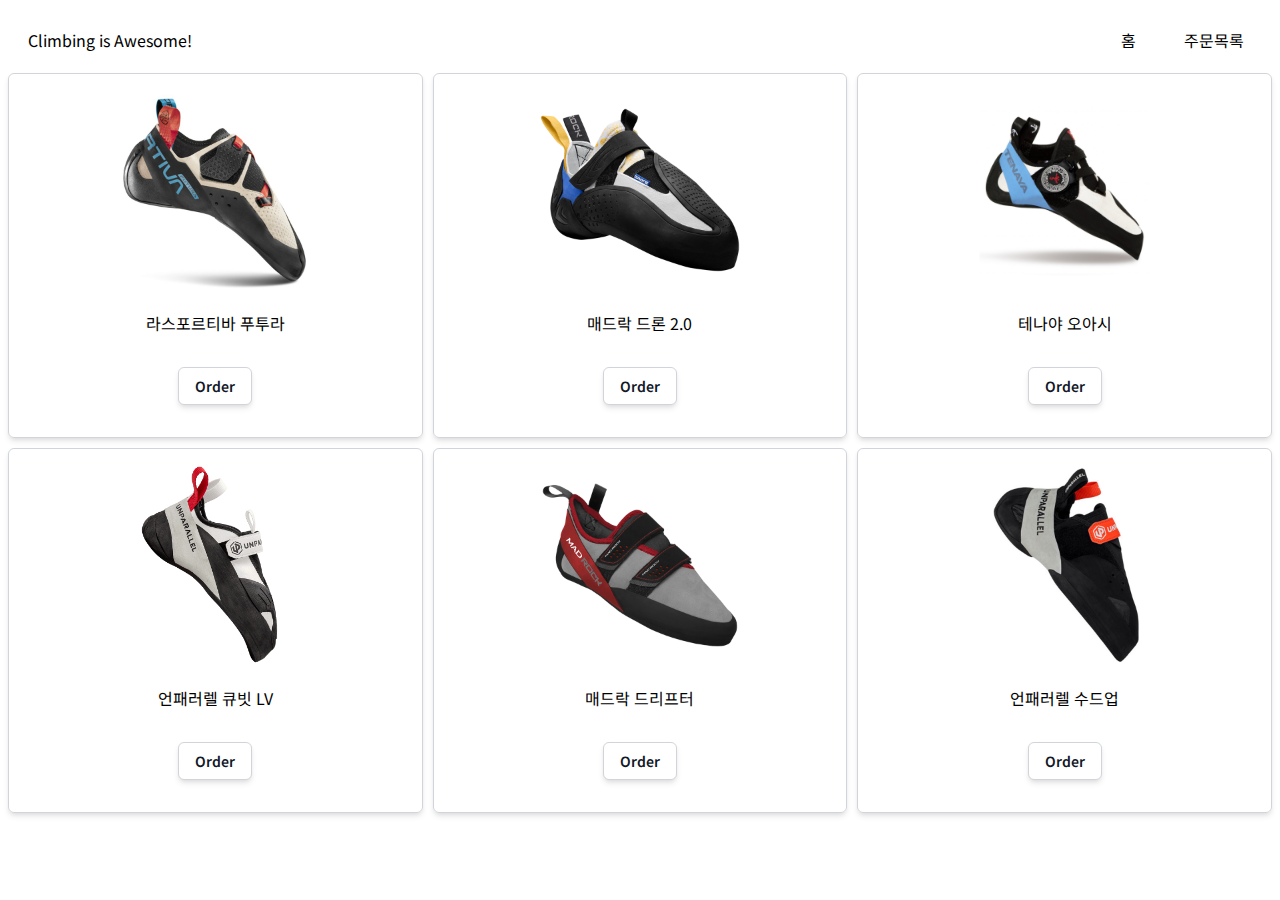
<file: main.html>
<!DOCTYPE html>
<html lang="en">
<head>
  <meta charset="UTF-8">
  <meta name="viewport" content="width=device-width, initial-scale=1.0">
  <title>Main</title>
  <link rel="stylesheet" href="css/index.css">
  <link rel="stylesheet" href="css/main.css">
</head>
<body>
  <!-- header -->
  <div class="header">
    <p class="title">Climbing is Awesome!</p>
    <div class="nav">
      <a href="index.html">홈</a>
      <a href="order.html">주문목록</a>
    </div>
  </div>
  <!-- product -->
  <div class="card_grid">
      <div class="card">
          <img class="card_img" src="./img/LA_SPORTIVA_FUTURA.jpg">
          <p class="card_title">라스포르티바 푸투라</p>
          <button type="button" onclick="location.href='/order'">Order</button>
      </div>
      <div class="card">
        <img class="card_img" src="./img/MADROCK_DRONE_2.0.jpg">
        <p class="card_title">매드락 드론 2.0</p>
        <button type="button" onclick="location.href='/order'">Order</button>
    </div>
    <div class="card">
      <img class="card_img" src="./img/TENAYA_OASI.jpg">
      <p class="card_title">테나야 오아시</p>
      <button type="button" onclick="location.href='/order'">Order</button>
    </div>
    <div class="card">
      <img class="card_img" src="./img/UNPARALLEL_QUBIT_LV.jpg">
      <p class="card_title">언패러렐 큐빗 LV</p>
      <button type="button" onclick="location.href='/order'">Order</button>
    </div>
    <div class="card">
      <img class="card_img" src="./img/MADROCK_DRIFTER.jpg">
      <p class="card_title">매드락 드리프터</p>
      <button type="button" onclick="location.href='/order'">Order</button>
    </div>
    <div class="card">
      <img class="card_img" src="./img/UNPARALLEL_SOUPEDUP.jpg">
      <p class="card_title">언패러렐 수드업</p>
      <button type="button" onclick="location.href='/order'">Order</button>
    </div>
  </div>
</body>
</html>
</file>
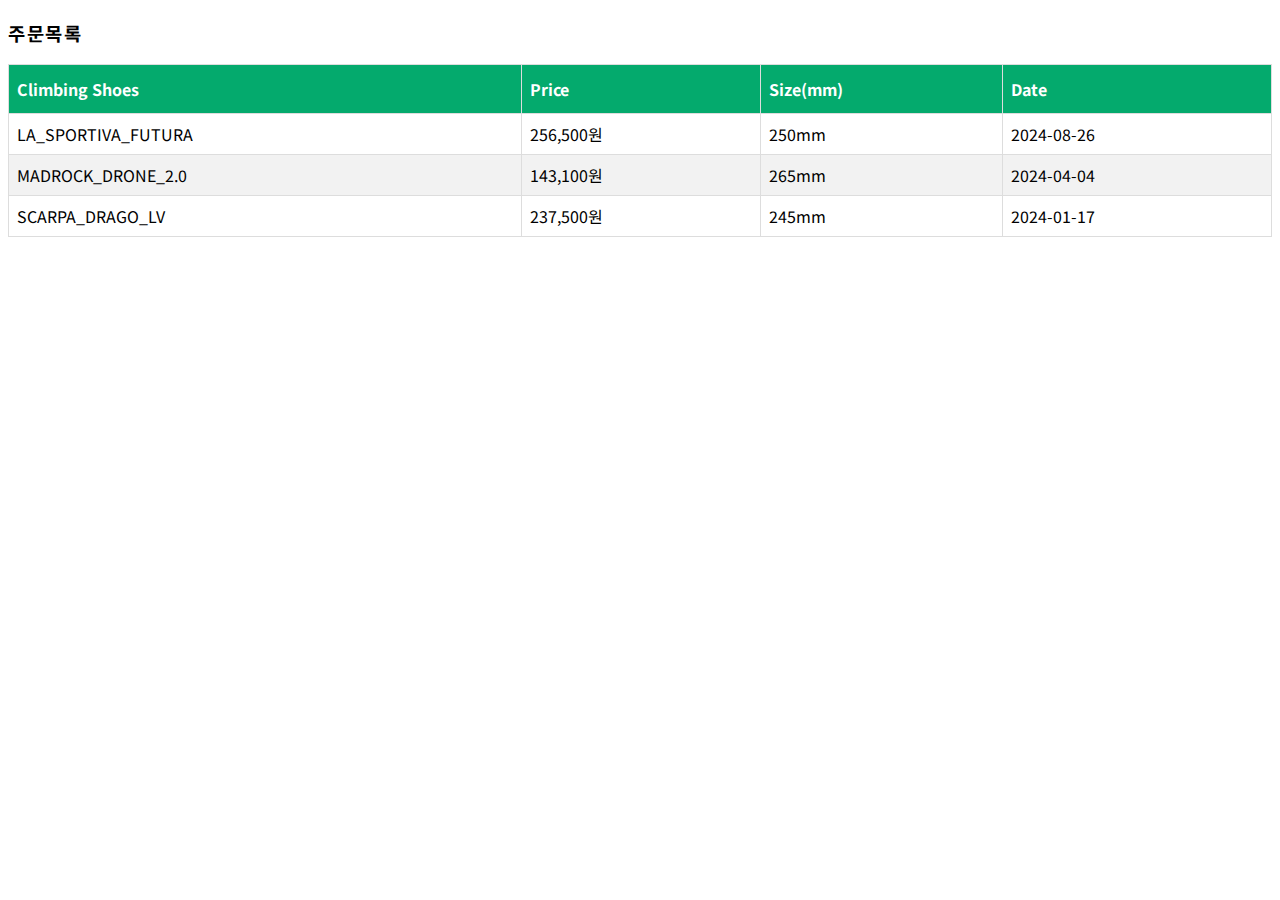
<file: order.html>
<!DOCTYPE html>
<html lang="en">
<head>
  <meta charset="UTF-8">
  <meta name="viewport" content="width=device-width, initial-scale=1.0">
  <title>주문목록</title>
  <link rel="stylesheet" href="./css/index.css">
  <link rel="stylesheet" href="./css/order.css">
</head>
<body>
  <div>
    <h3 class="table_title">주문목록</h3>
    <table id="order_list">
      <thead>
        <tr>
          <th>Climbing Shoes</th>
          <th>Price</th>
          <th>Size(mm)</th>
          <th>Date</th>
        </tr>
      </thead>
      <tbody>
        <tr>
          <td>LA_SPORTIVA_FUTURA</td>
          <td>256,500원</td>
          <td>250mm</td>
          <td>2024-08-26</td>
        </tr>
        <tr>
          <td>MADROCK_DRONE_2.0</td>
          <td>143,100원</td>
          <td>265mm</td>
          <td>2024-04-04</td>
        </tr>
        <tr>
          <td>SCARPA_DRAGO_LV</td>
          <td>237,500원</td>
          <td>245mm</td>
          <td>2024-01-17</td>
        </tr>
      </tbody>
    </table>
  </div>
</body>
</html>
</file>
<file: css/index.css>
/* google font family */
@import url('https://fonts.googleapis.com/css2?family=Noto+Sans+KR:wght@100..900&display=swap');
* {
  font-family: "Noto Sans KR", sans-serif;
}

body {
  background-color: #FFFFFF;
}

/* default button */
button {
  margin: 1rem 0rem;
  padding: .5rem 1rem;
  border: 1px solid rgb(209,213,219);
  border-radius: .375rem;
  background-color: #FFFFFF;
  box-sizing: border-box;
  color: #111827;
  font-size: .875rem;
  font-weight: 600;
  line-height: 1.25rem;
  text-align: center;
  text-decoration: none #D1D5DB solid;
  text-decoration-thickness: auto;
  box-shadow:
  rgba(0, 0, 0, 0.1) 0px 4px 6px -1px,
  rgba(0, 0, 0, 0.06) 0px 2px 4px -1px;
  cursor: pointer;
  user-select: none;
  -webkit-user-select: none;
  touch-action: manipulation;
}
button:hover {
  color: white;
  background-color: #04AA6D;
}

/* header default*/

.header {
  overflow: hidden;
  padding: .275rem;
}

.header .title {
  float: left;
  color: #000;
  text-align: center;
  margin: .5rem 0;
  padding: 0rem 1rem;
  font-size: 16px;
  line-height: 2.5rem;
}

.header .nav {
  float: right;
}

.header .nav a {
  float: left;
  color: #000;
  text-align: center;
  text-decoration: none;
  margin: .5rem;
  padding: 0rem 1rem;
  font-size: 16px;
  line-height: 2.5rem;
  border-radius: 4px;
}

.header .nav a:hover {
  color: white;
  background-color: #04AA6D;
}
</file>
<file: css/main.css>
.card_grid {
  display: grid;
  grid-template-columns: auto auto auto;
  gap: 10px;
}

.card {
  text-align: center;
  padding: 1rem .5rem;
  border: 1px solid rgb(209,213,219);
  border-radius: .375rem;
  box-shadow:
  rgba(0, 0, 0, 0.1) 0px 4px 6px -1px,
  rgba(0, 0, 0, 0.06) 0px 2px 4px -1px;
}

.card_title {
  /* font-size: 20px; */
}

.card_img {
  width: 200px;
  height: 200px;
  object-fit: cover;
}
</file>
<file: css/order.css>
.table_title {
  letter-spacing: .1rem;
}

table {
  border-collapse: collapse;
  width: 100%;
}

th, td {
  border: 1px solid #DDD;
  padding: 8px;
}

th {
  padding-top: 12px;
  padding-bottom: 12px;
  text-align: left;
  background-color: #04AA6D;
  color: white;
}

tbody tr {
  cursor: default;
}
tbody tr:hover {
  background-color: #DDD;
}
tbody tr:nth-child(even) {
  background-color: #F2F2F2;
}
</file>
